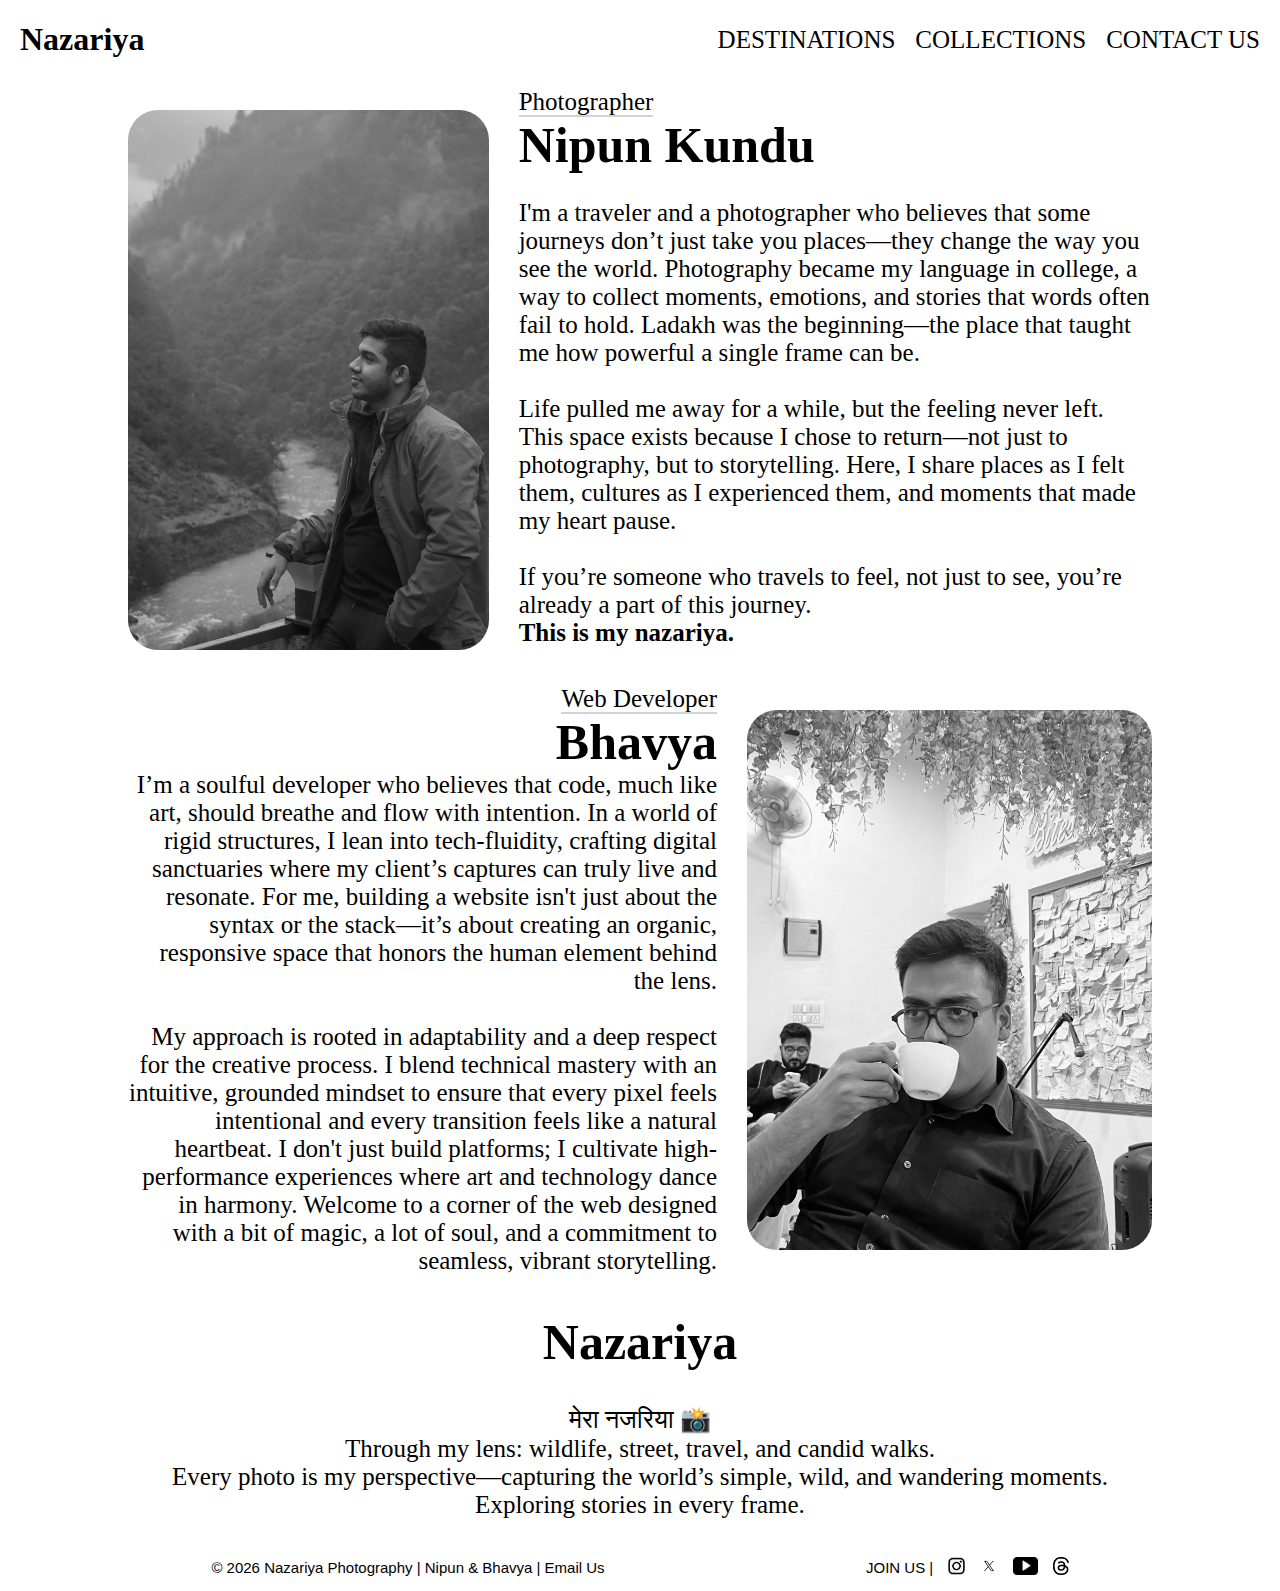
<file: about_us.html>
<!DOCTYPE html>
<html lang="en">
<head>
    <meta charset="UTF-8">
    <meta name="viewport" content="width=, initial-scale=1.0">
    <title>Contact us</title>
    <link rel="stylesheet" href="style.css">
    <link rel="shortcut icon" href="assets/nazariya_logo-nbg.png" type="image/x-icon">
</head>
<body>
    <!-- Navigation Bar -->
    <div class="nav-bar">
        <!-- Navigation Title -->
        <div class="nav-title">
            <a href="https://thanosdamodar.github.io/Nazariya/"><h1>Nazariya</h1></a>
        </div>

        <!-- Navigation Options -->
        <div class="nav-opt">

            <!-- Options -->
            <div class="opt"><a href="Ladakh.html"><p>DESTINATIONS</p></a></div>
            <div class="opt"><a href="Ladakh.html"><p>COLLECTIONS</p></a></div>
            <div class="opt"><a href="contact_us.html"><p>CONTACT US</p></a></div>
        </div>
    </div>

    <!-- Members Pannel -->
    <div class="member_pannel">
        
        <!--Nipun Kundu-->
        <div class="member_card">
            <div class="member_info">
                <img class="member_img" src="assets/Nipun.jpeg" alt="">
                <div class="member_desc">
                    <p style="border-bottom: 2px solid lightgrey; margin: 0;font-family: Imager; display:inline">Photographer</p>
                    <h1 style="margin: 0;">Nipun Kundu</h1>
                    <p>I'm a traveler and a photographer who believes that some journeys don’t just take you places—they change the way you see the world.
                        Photography became my language in college, a way to collect moments, emotions, and stories that words often fail to hold. Ladakh 
                        was the beginning—the place that taught me how powerful a single frame can be.<br><br>
                        Life pulled me away for a while, but the feeling never left. This space exists because I chose to return—not just to photography, 
                        but to storytelling. Here, I share places as I felt them, cultures as I experienced them, and moments that made my heart pause.<br><br> 
                        If you’re someone who travels to feel, not just to see, you’re already a part of this journey.<br><b>This is my nazariya.</b></p>
                </div>
            </div>
        </div>

        <!--Bhavya-->
        <div class="member_card">
            <div class="member_info" style="justify-content: flex-end;">
                <div class="member_desc" style="text-align: right;">
                    <p style="border-bottom: 2px solid lightgrey; margin: 0;font-family: Imager; display:inline">Web Developer</p>
                    <h1 style="margin: 0;">Bhavya</h1>
                    <p style="margin: 0;font-family: Aptos;">I’m a soulful developer who believes that code, much like art, should breathe and flow with intention. In a world of rigid structures, I lean into tech-fluidity, crafting digital sanctuaries where my client’s captures can truly live and resonate. For me, building a website isn't just about the syntax or the stack—it’s about creating an organic, responsive space that honors the human element behind the lens.<br><br>
My approach is rooted in adaptability and a deep respect for the creative process. I blend technical mastery with an intuitive, grounded mindset to ensure that every pixel feels intentional and every transition feels like a natural heartbeat. I don't just build platforms; I cultivate high-performance experiences where art and technology dance in harmony. Welcome to a corner of the web designed with a bit of magic, a lot of soul, and a commitment to seamless, vibrant storytelling.</p>
                    <!-- <p style="margin: 0;font-family: Aptos;">Crafting digital homes for vibrant visions. Blending tech-fluidity with a human touch, I build organic, responsive spaces where art breathes easy and every pixel feels intentional.</p> -->
                </div>
                <img class="member_img" src="assets/Bhavya.JPG" alt="">
            </div>
        </div>
    </div>

    <!-- Footer -->
    <div class="footer">
        <div class="footer-title">
            <h1 style="font-family: IMAGER STYLIST;">Nazariya</h1>
            <p style="font-family: Aptos;">मेरा नजरिया 📸<br>Through my lens: wildlife, street, travel, and candid walks.<br>Every photo is my perspective—capturing the world’s simple, wild, and wandering moments.<br>Exploring stories in every frame.</p>
        </div>

        <div class="social-media-links">
            
            <div class="footer-bottom">
                <p>© 2026 Nazariya Photography | Nipun & Bhavya | <a href="mailto:nazariya1303@gmail.com">Email Us</a></p>
            </div>

            <div class="social-media-card">
                <p>JOIN US | </p>
                <a href="https://www.instagram.com/nazariya._/"><img class="media-img" src="assets/Instagram.png" alt=""></a>
                <a href="https://x.com/_nazariyaa"><img class="media-img" src="assets/Twitter.png" alt=""></a>
                <a href="https://www.youtube.com/channel/UCi1khjH_DlQD_0474n2Ahhg"><img class="media-img" src="assets/Youtube.png" alt=""></a>
                <a href="https://www.threads.com/@nazariya._"><img class="media-img" src="assets/threads.png" alt=""></a>
            </div>
        </div>
    </div>
</body>
</html>
</file>
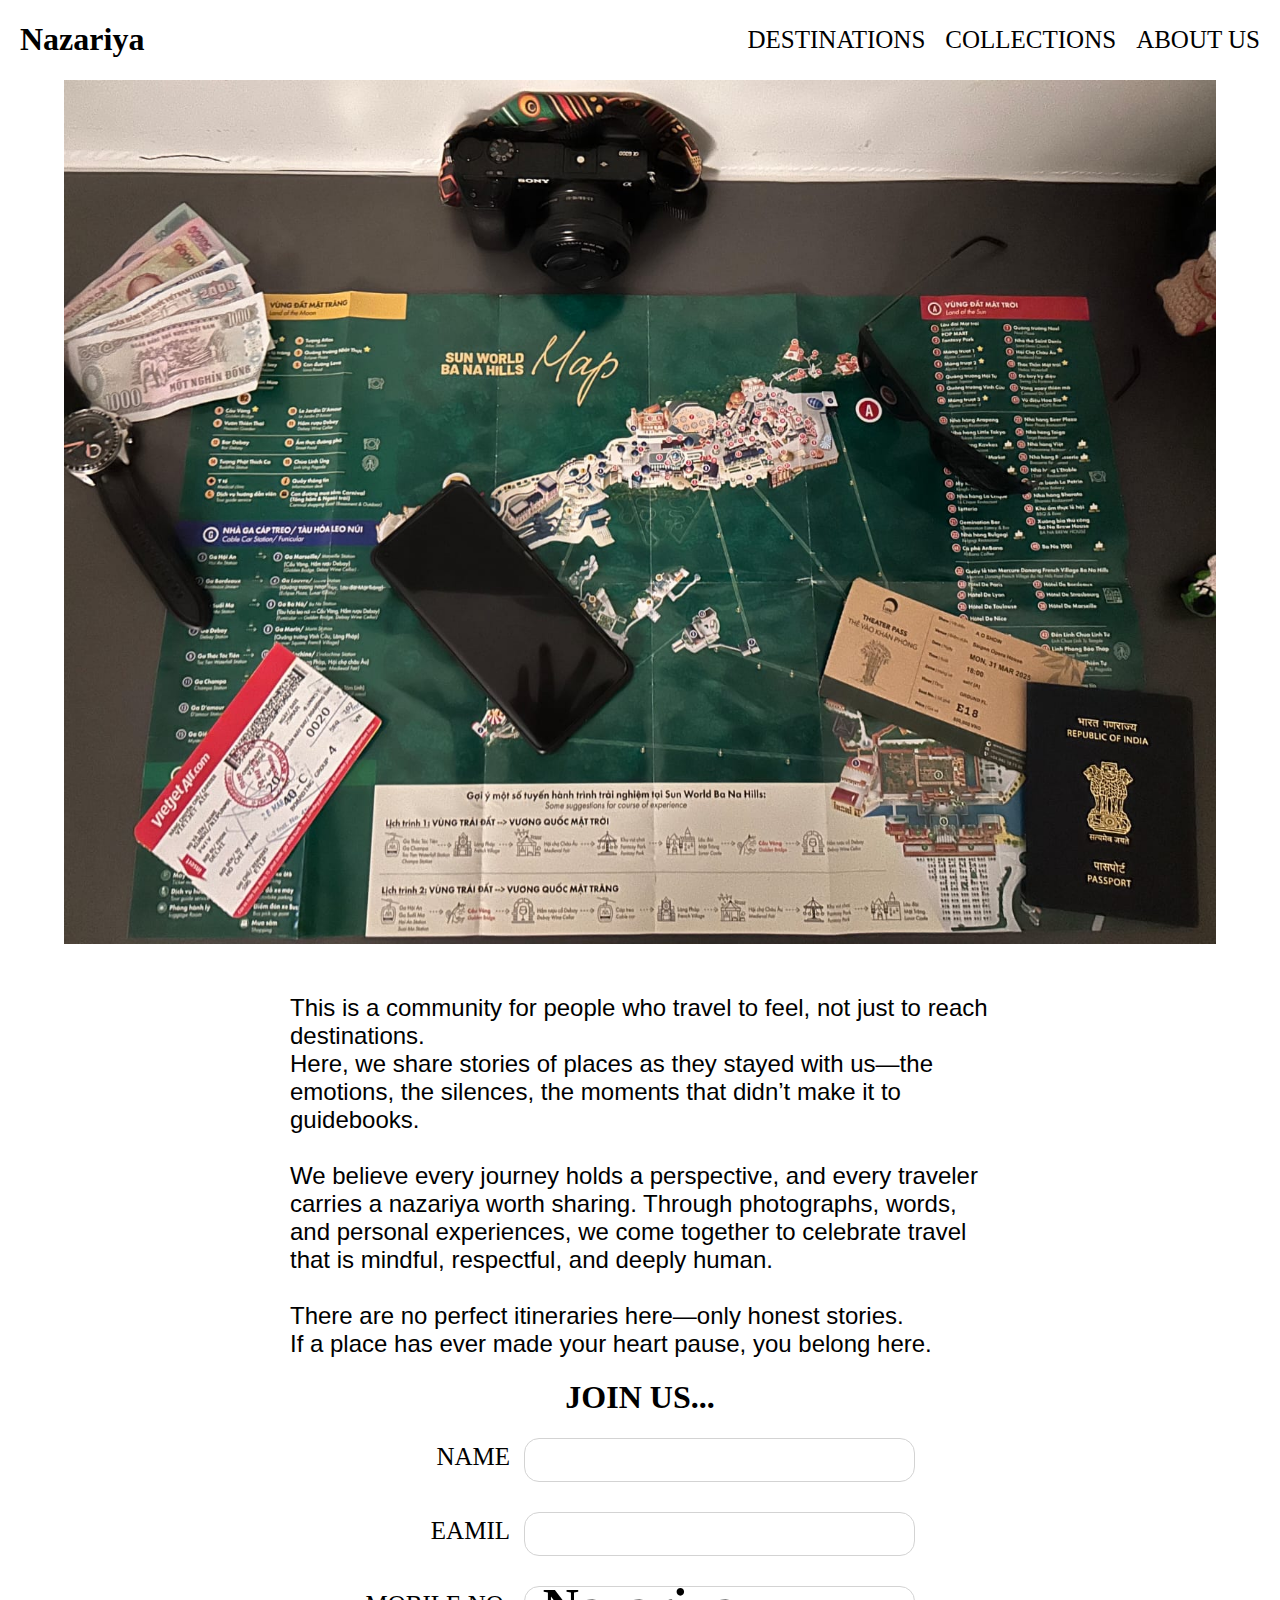
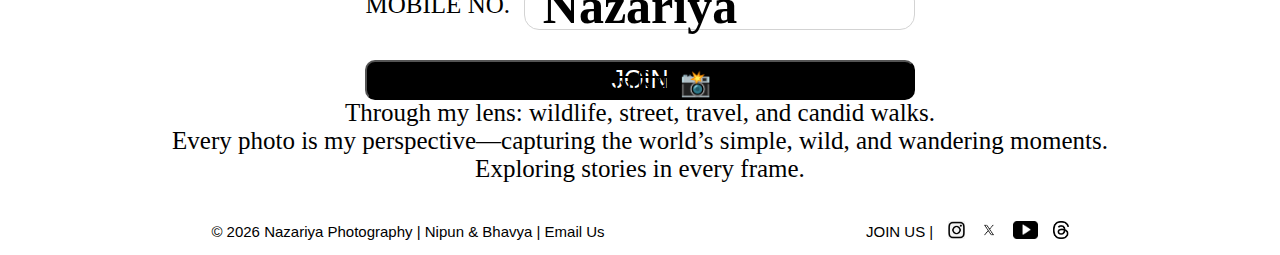
<file: contact_us.html>
<!DOCTYPE html>
<html lang="en">
<head>
    <meta charset="UTF-8">
    <meta name="viewport" content="width=device-width, initial-scale=1.0">
    <title>Contact Us</title>
    <link rel="stylesheet" href="style.css">
    <link rel="shortcut icon" href="assets/nazariya_logo-nbg.png" type="image/x-icon">
</head>
<body>
    <!-- Navigation Bar -->
    <div class="nav-bar">
        <!-- Navigation Title -->
        <div class="nav-title">
            <a href="https://thanosdamodar.github.io/Nazariya/"><h1>Nazariya</h1></a>
        </div>

        <!-- Navigation Options -->
        <div class="nav-opt">

            <!-- Options -->
            <div class="opt"><a href="Ladakh.html"><p>DESTINATIONS</p></a></div>
            <div class="opt"><a href="Ladakh.html"><p>COLLECTIONS</p></a></div>
            <div class="opt"><a href="about_us.html"><p>ABOUT US</p></a></div>
        </div>
    </div>

    <div class="img_class" style="display: flex; justify-content: space-evenly;">
        <img src="assets/Cmmunity_page-bg.jpeg" style="width:90%; margin: auto;">
    </div>
    <!--Community Pannel-->
    <div class="community_pannel">
        <div class="community_message">
            <h2 style="font-weight: 100; margin: 0px;">This is a community for people who travel to feel, not just to reach destinations.<br>
Here, we share stories of places as they stayed with us—the emotions, the silences, the moments that didn’t make it to guidebooks.<br><br>

We believe every journey holds a perspective, and every traveler carries a nazariya worth sharing. Through photographs, words, and personal experiences, we come together to celebrate travel that is mindful, respectful, and deeply human.<br><br>

There are no perfect itineraries here—only honest stories.<br>
If a place has ever made your heart pause, you belong here.</h2>
        </div>

        <div class="community_form">
            <h1 style="text-align: center;">JOIN US...</h1>
            <form method="post" action="" name="contact-us-form">
                <label for="" class="com-label">NAME</label>
                <input class="com_input_field" name="your-name" type="text" required><br>

                <label for="" class="com-label">EAMIL</label>
                <input class="com_input_field" name="your-email" type="email" required><br>

                <label for=""class="com-label">MOBILE NO.</label>
                <input class="com_input_field" name="your-mobile-no" type="tel"><br>
                <button class="com_submit_button" type="submit" value="submit" id="submit">JOIN</button>
                <!-- <input type="submit" name="submit" id="submit"> -->
                <script src="google-sheet.js"></script>
                
            </form>
        </div>
    </div>

    <!-- Footer -->
    <div class="footer">
        <div class="footer-title">
            <h1 style="font-family: IMAGER STYLIST;">Nazariya</h1>
            <p style="font-family: Aptos;">मेरा नजरिया 📸<br>Through my lens: wildlife, street, travel, and candid walks.<br>Every photo is my perspective—capturing the world’s simple, wild, and wandering moments.<br>Exploring stories in every frame.</p>
        </div>

        <div class="social-media-links">
            
            <div class="footer-bottom">
                <p>© 2026 Nazariya Photography | Nipun & Bhavya | <a href="mailto:nazariya1303@gmail.com">Email Us</a></p>
            </div>

            <div class="social-media-card">
                <p>JOIN US | </p>
                <a href="https://www.instagram.com/nazariya._/"><img class="media-img" src="assets/Instagram.png" alt=""></a>
                <a href="https://x.com/_nazariyaa"><img class="media-img" src="assets/Twitter.png" alt=""></a>
                <a href="https://www.youtube.com/channel/UCi1khjH_DlQD_0474n2Ahhg"><img class="media-img" src="assets/Youtube.png" alt=""></a>
                <a href="https://www.threads.com/@nazariya._"><img class="media-img" src="assets/threads.png" alt=""></a>
            </div>
        </div>
    </div>
</body>
</html>
</file>
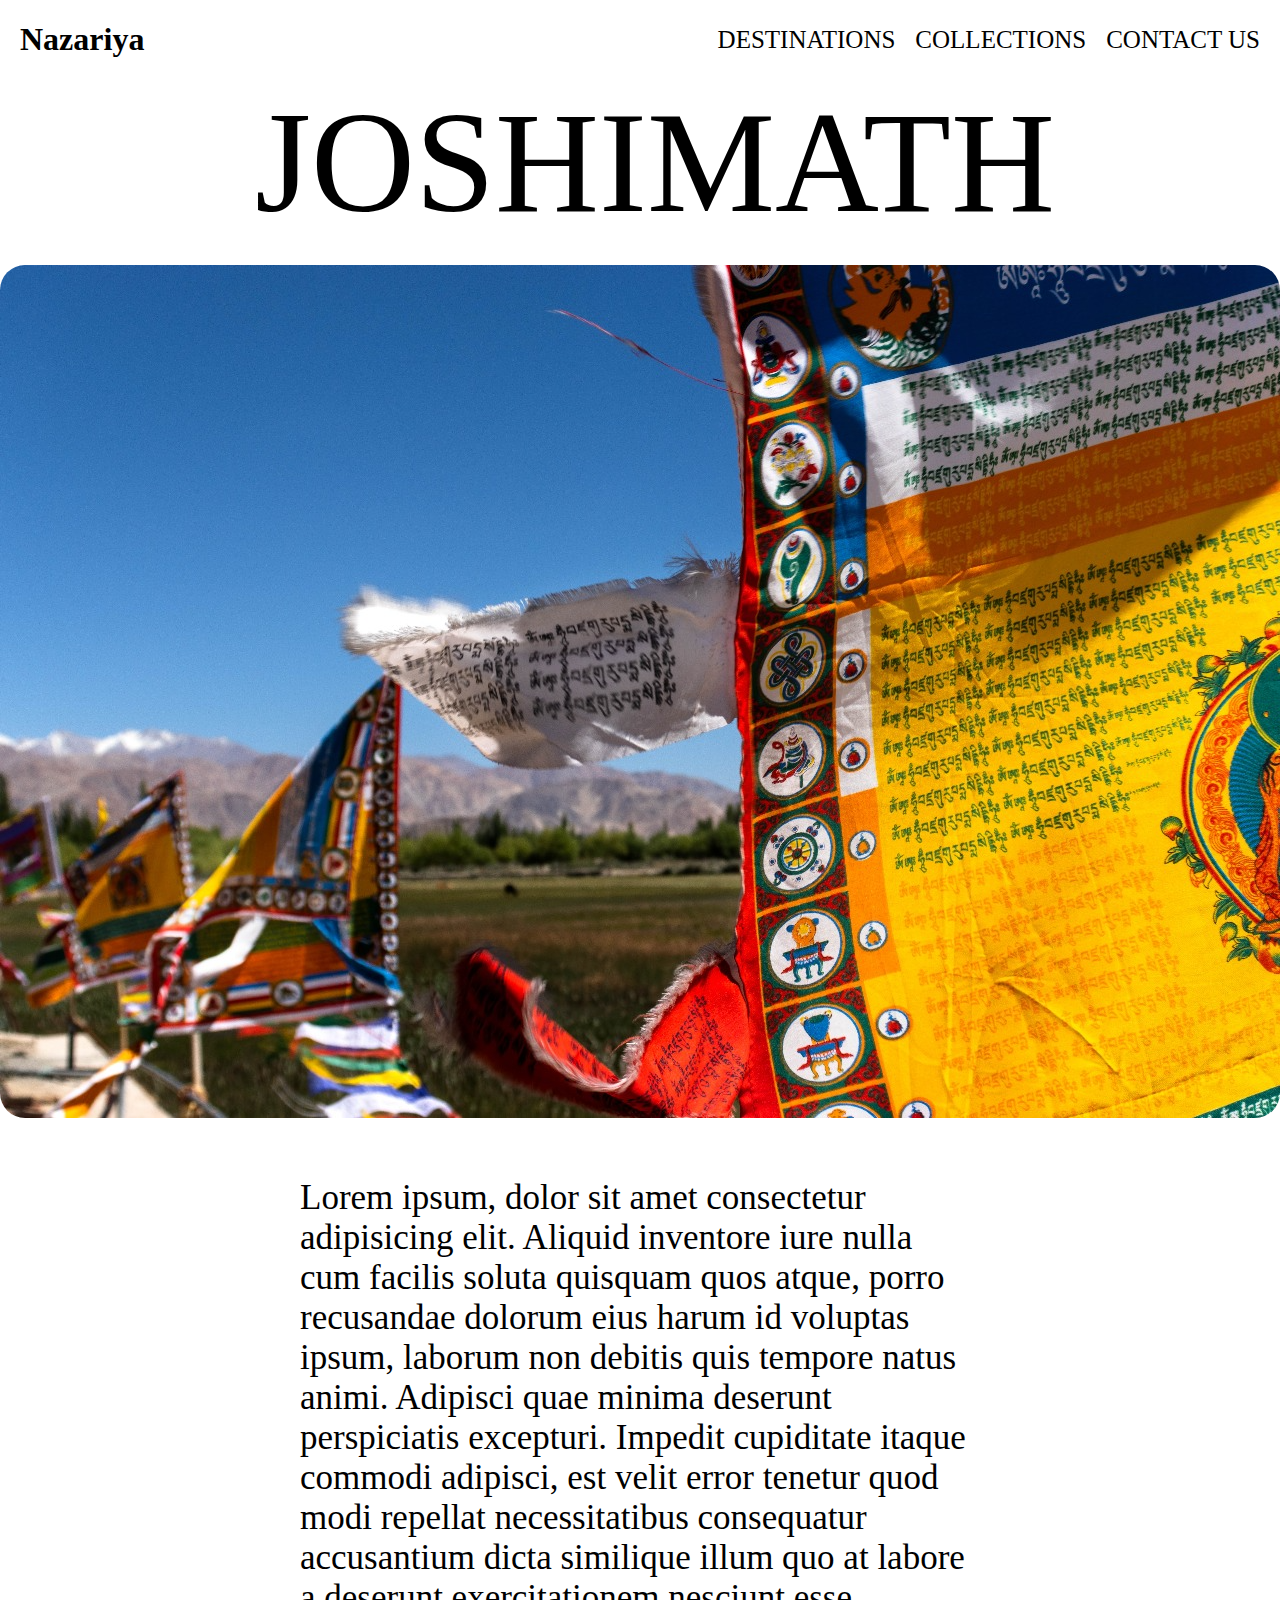
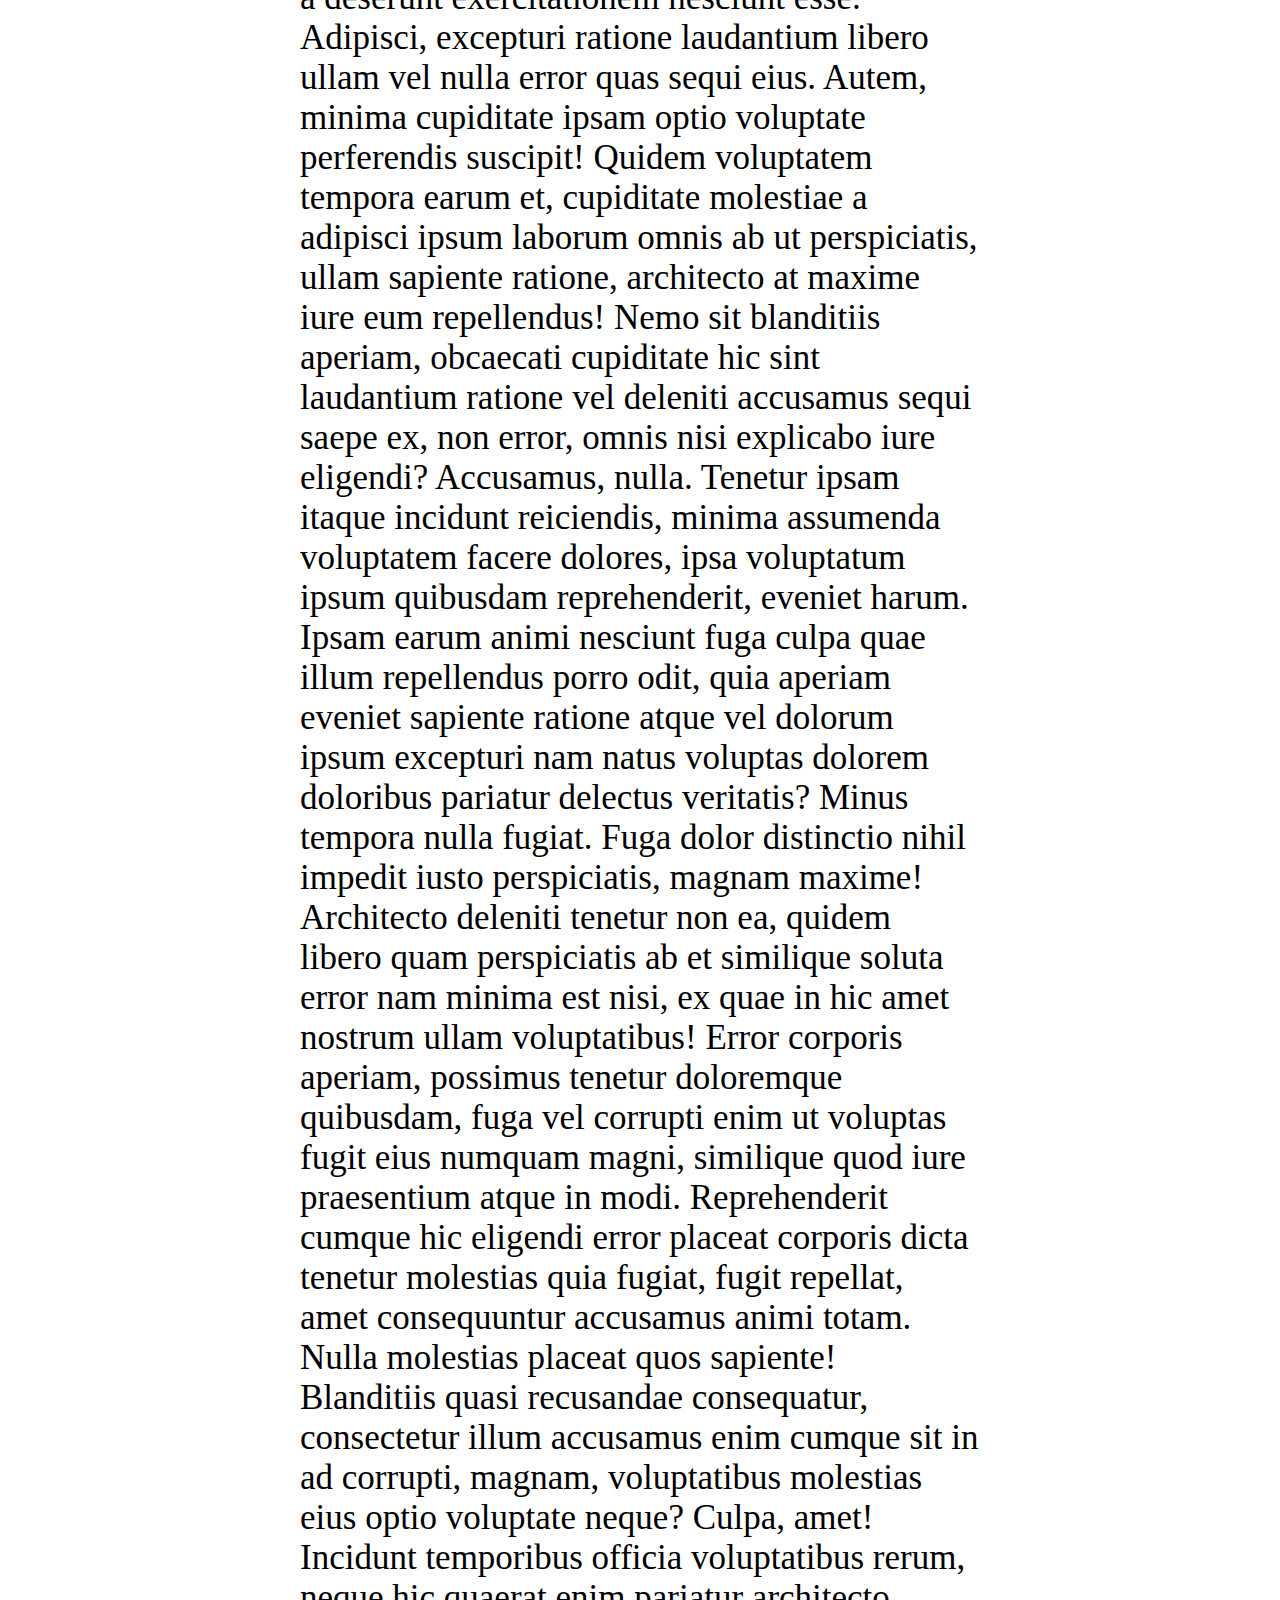
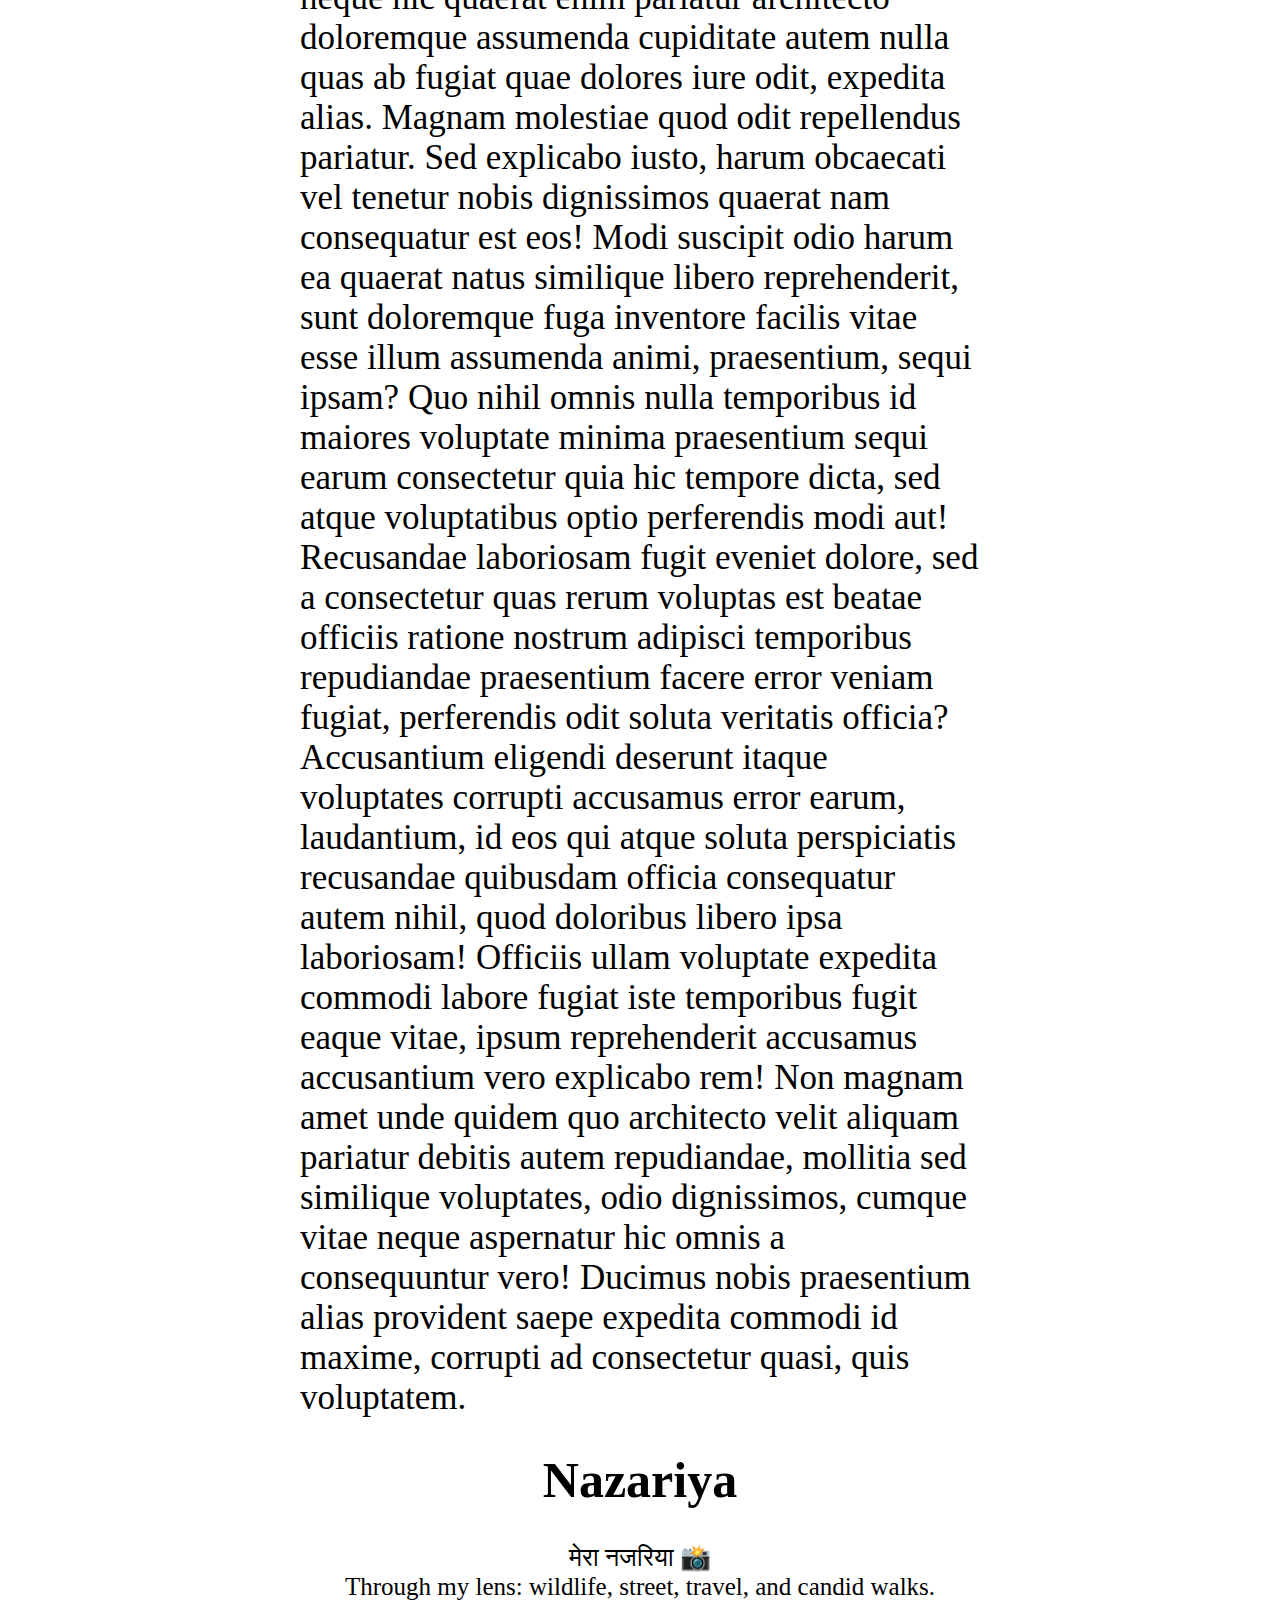
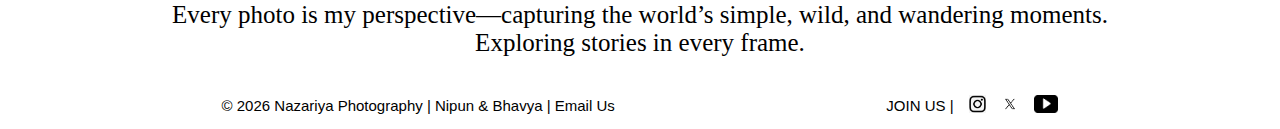
<file: reference_blog.html>
<!DOCTYPE html>
<html lang="en">
<head>
    <meta charset="UTF-8">
    <meta name="viewport" content="width=, initial-scale=1.0">
    <title>Reference Blog</title>
    <link rel="stylesheet" href="style.css">
    <link rel="shortcut icon" href="assets/nazariya_logo-nbg.png" type="image/x-icon">
</head>
<body>
    <!-- Navigation Bar -->
    <div class="nav-bar">
        <!-- Navigation Title -->
        <div class="nav-title">
            <a href="https://thanosdamodar.github.io/Nazariya/"><h1>Nazariya</h1></a>
        </div>

        <!-- Navigation Options -->
        <div class="nav-opt">

            <!-- Options -->
            <div class="opt"><p>DESTINATIONS</p></div>
            <div class="opt"><a href=""><p>COLLECTIONS</p></a></div>
            <div class="opt"><a href=""><p>CONTACT US</p></a></div>
        </div>
    </div>

   <div class="blog-container">
        <div class="blog-title">
            <h1 style="font-weight: 500;">JOSHIMATH</h1>
        </div>

        <div class="blog-img-container">
            <img class="blog-img" src="assets/ladakh flag.png" alt="">
        </div>

        <div class="blog">
            Lorem ipsum, dolor sit amet consectetur adipisicing elit. Aliquid inventore iure nulla cum facilis soluta quisquam quos atque, porro recusandae dolorum eius harum id voluptas ipsum, laborum non debitis quis tempore natus animi. Adipisci quae minima deserunt perspiciatis excepturi. Impedit cupiditate itaque commodi adipisci, est velit error tenetur quod modi repellat necessitatibus consequatur accusantium dicta similique illum quo at labore a deserunt exercitationem nesciunt esse. Adipisci, excepturi ratione laudantium libero ullam vel nulla error quas sequi eius. Autem, minima cupiditate ipsam optio voluptate perferendis suscipit! Quidem voluptatem tempora earum et, cupiditate molestiae a adipisci ipsum laborum omnis ab ut perspiciatis, ullam sapiente ratione, architecto at maxime iure eum repellendus! Nemo sit blanditiis aperiam, obcaecati cupiditate hic sint laudantium ratione vel deleniti accusamus sequi saepe ex, non error, omnis nisi explicabo iure eligendi? Accusamus, nulla. Tenetur ipsam itaque incidunt reiciendis, minima assumenda voluptatem facere dolores, ipsa voluptatum ipsum quibusdam reprehenderit, eveniet harum. Ipsam earum animi nesciunt fuga culpa quae illum repellendus porro odit, quia aperiam eveniet sapiente ratione atque vel dolorum ipsum excepturi nam natus voluptas dolorem doloribus pariatur delectus veritatis? Minus tempora nulla fugiat. Fuga dolor distinctio nihil impedit iusto perspiciatis, magnam maxime! Architecto deleniti tenetur non ea, quidem libero quam perspiciatis ab et similique soluta error nam minima est nisi, ex quae in hic amet nostrum ullam voluptatibus! Error corporis aperiam, possimus tenetur doloremque quibusdam, fuga vel corrupti enim ut voluptas fugit eius numquam magni, similique quod iure praesentium atque in modi. Reprehenderit cumque hic eligendi error placeat corporis dicta tenetur molestias quia fugiat, fugit repellat, amet consequuntur accusamus animi totam. Nulla molestias placeat quos sapiente! Blanditiis quasi recusandae consequatur, consectetur illum accusamus enim cumque sit in ad corrupti, magnam, voluptatibus molestias eius optio voluptate neque? Culpa, amet! Incidunt temporibus officia voluptatibus rerum, neque hic quaerat enim pariatur architecto doloremque assumenda cupiditate autem nulla quas ab fugiat quae dolores iure odit, expedita alias. Magnam molestiae quod odit repellendus pariatur. Sed explicabo iusto, harum obcaecati vel tenetur nobis dignissimos quaerat nam consequatur est eos! Modi suscipit odio harum ea quaerat natus similique libero reprehenderit, sunt doloremque fuga inventore facilis vitae esse illum assumenda animi, praesentium, sequi ipsam? Quo nihil omnis nulla temporibus id maiores voluptate minima praesentium sequi earum consectetur quia hic tempore dicta, sed atque voluptatibus optio perferendis modi aut! Recusandae laboriosam fugit eveniet dolore, sed a consectetur quas rerum voluptas est beatae officiis ratione nostrum adipisci temporibus repudiandae praesentium facere error veniam fugiat, perferendis odit soluta veritatis officia? Accusantium eligendi deserunt itaque voluptates corrupti accusamus error earum, laudantium, id eos qui atque soluta perspiciatis recusandae quibusdam officia consequatur autem nihil, quod doloribus libero ipsa laboriosam! Officiis ullam voluptate expedita commodi labore fugiat iste temporibus fugit eaque vitae, ipsum reprehenderit accusamus accusantium vero explicabo rem! Non magnam amet unde quidem quo architecto velit aliquam pariatur debitis autem repudiandae, mollitia sed similique voluptates, odio dignissimos, cumque vitae neque aspernatur hic omnis a consequuntur vero! Ducimus nobis praesentium alias provident saepe expedita commodi id maxime, corrupti ad consectetur quasi, quis voluptatem.
        </div>
   </div>

   <!-- Footer -->
   <div class="footer">
        <div class="footer-title">
            <h1 style="font-family: IMAGER STYLIST;">Nazariya</h1>
            <p style="font-family: Aptos;">मेरा नजरिया 📸<br>Through my lens: wildlife, street, travel, and candid walks.<br>Every photo is my perspective—capturing the world’s simple, wild, and wandering moments.<br>Exploring stories in every frame.</p>
        </div>

        <div class="social-media-links">
            
            <!-- <div class="social-media-card" style="text-align: center;">
                <a href="https://www.instagram.com/nazariya._/"><img class="media-img" src="assets/Instagram.png" alt=""></a>
                <a href="https://www.instagram.com/nazariya._/"><p>nazariya._</p></a>
            </div>

            <div class="social-media-card" style="text-align: center;">
                <a href="https://x.com/_nazariyaa"><img class="media-img" src="assets/Twitter.png" alt=""></a>
                <a href="https://x.com/_nazariyaa"><p>@_nazariyaa</p></a>
            </div>

            <div class="social-media-card" style="text-align: center;">
                <a href="https://www.youtube.com/channel/UCi1khjH_DlQD_0474n2Ahhg"><img class="media-img" src="assets/Youtube.png" alt=""></a>
                <a href="https://www.youtube.com/channel/UCi1khjH_DlQD_0474n2Ahhg"><p>@Official_Nazariya</p></a>
            </div>

            <div class="social-media-card" style="text-align: center;">
                <a href="mailto:nazariya1303@gmail.com"><img class="media-img" src="assets/mail.jpg" alt=""></a>
                <a href="mailto:nazariya1303@gmail.com"><p>nazariya1303@gmail.com</p></a>
            </div> -->
            
            <div class="footer-bottom">
                <p>© 2026 Nazariya Photography | Nipun & Bhavya | <a href="mailto:nazariya1303@gmail.com">Email Us</a></p>
            </div>

            <div class="social-media-card">
                <p>JOIN US | </p>
                <a href="https://www.instagram.com/nazariya._/"><img class="media-img" src="assets/Instagram.png" alt=""></a>
                <a href="https://x.com/_nazariyaa"><img class="media-img" src="assets/Twitter.png" alt=""></a>
                <a href="https://www.youtube.com/channel/UCi1khjH_DlQD_0474n2Ahhg"><img class="media-img" src="assets/Youtube.png" alt=""></a>
            </div>
        </div>
    </div>
</body>
</html>
</file>
<file: style.css>
@import url(https://db.onlinewebfonts.com/c/558d263e1e0b21714ebd47598243cd47?family=Imager+Stylist);
@import url(https://db.onlinewebfonts.com/c/38c8779936f85248fd4c113a0d66bf51?family=Imager);
@import url(https://db.onlinewebfonts.com/c/7dd5f4bf5d38875ca1822a830b6e6fe4?family=Aptos);

:root{
    --pc:black;
    --sc:white;
}

body{
    margin: 0px;
    box-sizing: border-box;
    background-color: var(--sc);
    color: var(--pc);
    font-family: sans-serif;
}

a{
    text-decoration: none;
    color: var(--pc);
}

hr{
    border: none;
    height: 2px;
    background-color: lightgrey;
    margin-left: auto;
    width: 60%;
}

/*Navigation Bar*/
.nav-bar{
    display: flex;
    width: 100%;
    box-sizing: border-box;
    position: sticky;
    top: 0px;
    justify-content: space-between;
    padding: 0px 20px;
    background-color: var(--sc);
    z-index: 2;
}

.nav-title{
    font-family: "Imager Stylist";
}
.nav-opt{
    display: flex;
    gap: 20px;
}

.opt{
    display: flex;
    align-items: center;
    font-size: 25px;
    font-family: "Aptos";
}

/*Banner*/
.home-banner{
    padding: 1px 0;
    width: 100%;
    box-sizing: border-box;
    background: url(assets/nazariya_logo.jpeg) no-repeat center ;
}

.home-title{
    font-family: "Imager";
    text-align: center;
    font-size: 10em;
    box-sizing: border-box;
}

.banner-top-desc{
    position: absolute;
    left: 20px;
    margin-right: 50px;
}

.banner-top-desc h1{
    margin: 0px;
    font-size: 60px;
    font-weight: 100;
}

.banner-bottom-desc{
    width: 200px;
    position: absolute;
    right: 20px;
    bottom: 0px;
    margin-left: 20px;
    bottom: 20px;
}

/*Destination*/
.destinations{
    padding-left: 10px;
    font-family:"Imager";
    font-size: 30px;
    margin: 50px 0px;
}

.dest-name h1{
    margin:0px;
    display: inline;
}

/*Footer*/
.footer{
    text-align: center;
    font-size: 25px;
    justify-content: center;
    align-items: center;
}


.social-media-links{
    font-size: 15px;
    box-sizing: border-box;
    display: flex;
    justify-content: space-evenly;
    gap: 50px;
    align-items: center;
}

.social-media-card{
    display: flex;
    justify-content: center;
    gap: 15px;
    align-items: center;
}
.media-img{
    height: 18px;
}

/*Blog*/
.blog-container{
    width: 100%;
}

.blog-title{
    font-size: 4.5em;
    font-family: Imager;
    padding-left: 30px;
    position: sticky;
    width: 100%;
    top: 80px;
    background-color: var(--sc);
    box-sizing: border-box;
    text-align: center;
}

.blog-title h1{
    margin: 0px;
}

.blog-img-container{
    display: flex;
}

.blog-img{
    margin: 20px auto;
    border-radius: 25px;
    margin-bottom: 60px;
}
.blog{
    font-family: aptos;
    font-size: 35px;
    padding: 0px 300px;
}

/* Lightbox Background */
.lightbox {
    display: none; /* Hidden by default */
    position: fixed;
    z-index: 2000; /* Above everything else */
    left: 0;
    top: 0;
    width: 100%;
    height: 100%;
    background-color: rgba(0, 0, 0, 0.9); /* Semi-transparent black */
    flex-direction: column;
    justify-content: center;
    align-items: center;
    cursor: pointer;
    gap: 20px;
}

/* The expanding image */
.lightbox img {
    max-width: 90%;
    max-height: 90%;
    border-radius: 10px;
    box-shadow: 0 0 20px rgba(255, 255, 255, 0.2);
    transition: transform 0.3s ease;
}

.thumbnail-carousel img {
    width: 80px;
    height: 60px;
    object-fit: cover;
    cursor: pointer;
    border: 2px solid transparent;
    transition: 0.3s;
    border-radius: 4px;
}

.thumbnail-carousel img:hover, .thumbnail-carousel img.active {
    border-color: #fff;
    transform: scale(1.1);
}

/* Class to show the lightbox */
.lightbox.active {
    display: flex;
}

/* Return to Blog Button Styling */
.return-btn {
    position: absolute; /* Fixed relative to the lightbox */
    top: 30px;          /* Vertical padding from top */
    left: 30px;         /* Horizontal padding from left */
    padding: 12px 24px;
    background-color: rgba(255, 255, 255, 0.1);
    color: white;
    border: 1px solid rgba(255, 255, 255, 0.5);
    cursor: pointer;
    font-family: 'Aptos', sans-serif;
    font-size: 14px;
    text-transform: uppercase;
    letter-spacing: 1.5px;
    transition: all 0.3s ease;
    z-index: 2001; /* Stay above everything else */
}

.return-btn:hover {
    background-color: white;
    color: black;
    border-color: white;
}

/*Member's Pannel*/
.member_pannel{
    width: 100%;
    box-sizing: border-box;
    padding: 0 10%;
    justify-content: space-evenly;
}

.member_card{
    width: 100%;
    height: 600px;
    display: flex;
    align-items: center;
    justify-content: center;
    box-sizing: border-box;
}

.member_info{
    height: 90%;
    width: 100%;
    display: flex;
    align-items: center;
    box-sizing: border-box;
    gap:30px;
}

.member_img{
    height: 100%;
    border-radius: 30px;
    filter: grayscale(100%);
}

.member_desc{
    font-size: 25px;
    font-family: Aptos;
    
}

/* Contact us */
.community_pannel{
    display: flex;
    justify-content: space-evenly;
    flex-wrap: wrap;
    align-items: center;
    padding: 50px 0;
    height: 500px;
}

.community_message{
    border-radius: 25px;
    width: 700px;
    display: flex;
    align-items: center;
}

.community_form{
    padding: 0 20px;
    border-radius: 25px;
    width: 550px;
    font-family: Aptos;
    text-align: right;
    align-items: center;
    height: 400px;
}

.com-label{
    font-size: 25px;
}

.com_input_field{
    width: 70%;
    height: 40px;
    border-radius: 15px;
    margin: 0 0 30px 10px;
    border: 1px solid lightgray;
    text-align: center;
}

.com_submit_button{
    width: 100%;
    height: 40px;
    font-size: 25px;
    border-radius: 10px;
    background-color: var(--pc);
    color: var(--sc);
}


/* Responsive Styles for Mobile */
 @media (max-width: 768px) {
    .nav-bar{
        width: 100%;
        display: flex;
        flex-direction: column;
        text-align: center;
        padding: 10px;
        position: sticky;
        top: 0px;
        background-color: var(--sc);
        z-index: 10;
    }

    .nav-bar h1{
        margin: 0px;
    }

    .nav-opt{
        justify-content: space-evenly;

    }

    .opt{
        font-size: 8px;
        font-weight: bolder;
    }

    .home-banner{
        display: flex;
        flex-direction: column;
        justify-content: center;

        background: url(assets/nazariya_logo.jpeg) no-repeat;
        height: 55vh; 
        
        background-size: 250px;
        background-position: 50% 70%;
        position:relative;
        box-sizing: border-box;
    }

    .home-title{
        padding-top: 80px;
        font-size: 40px;
    }

    .banner-top-desc{
        position: absolute;
        left: 0px;
        top: 0px;
        font-size: 20px;
        padding-left: 10px;
    }

    .banner-top-desc h1{
        padding-left: 0px;
        font-size: 30px;
    }

    .banner-top-desc p{
        font-size: 10px;
    }

    .banner-bottom-desc{
        right: 10px;
        text-align: right;
    }

    .destinations{
        font-size: 20px;
    }

    .footer{
        font-size: 15px;
        box-sizing: border-box;
    }

    .social-media-links{
        gap: 0px;
        display: flex;
        justify-content: space-between;
        font-size: 11px;
    }

    .blog-title{
        text-align: center;
        font-size: 1.75em;
        font-family: Imager;
        padding: 0px;
        top: 76px;
    }

    .blog-title h1{
        margin: 0px;
    }

    .blog-img{
        height: 200px;
        width: 80%;
    }

    .blog{
        font-size: 15px;
        padding: 0 10%;
        text-align: justify;
    }

    .member_pannel{
        padding: 2%;
    }
    .member_desc{
        font-size: 10px;
    }

    .member_img{
        height: 60%;
        font-size: 10px;
    }

    .member_info{
        height: 100%;
    }

    .member_card{
        height: 350px;
    }

    .community_pannel{
        display: inline;
    }

    .community_message{
        text-align: center;
        width: 350px;
        padding:10px 10px;
    }

    .community_form{
        width: 325px;
    }

    .com-label{
        font-size: 13px;
    }
 }
</file>
